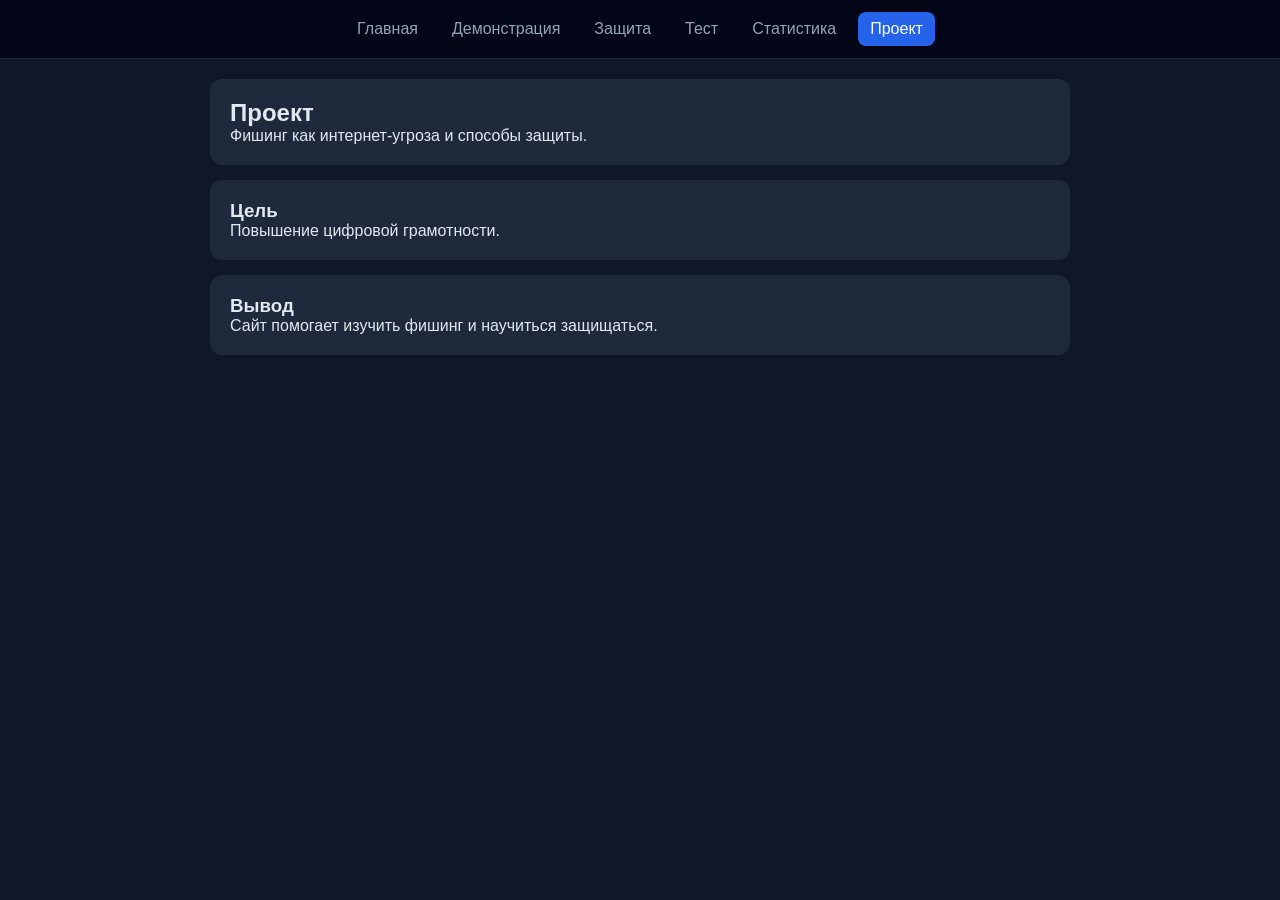
<file: project.html>
<!DOCTYPE html>
<html lang="ru">
<head>
<meta charset="UTF-8">
<title>Проект</title>
<link rel="stylesheet" href="style.css">
</head>
<body>

<nav>
<a href="index.html">Главная</a>
<a href="demo.html">Демонстрация</a>
<a href="protect.html">Защита</a>
<a href="test.html">Тест</a>
<a href="stats.html">Статистика</a>
<a href="project.html" class="active">Проект</a>
</nav>

<div class="container">

<div class="card">
<h2>Проект</h2>
<p>Фишинг как интернет-угроза и способы защиты.</p>
</div>

<div class="card">
<h3>Цель</h3>
<p>Повышение цифровой грамотности.</p>
</div>

<div class="card">
<h3>Вывод</h3>
<p>Сайт помогает изучить фишинг и научиться защищаться.</p>
</div>

</div>

</body>
</html>
</file>
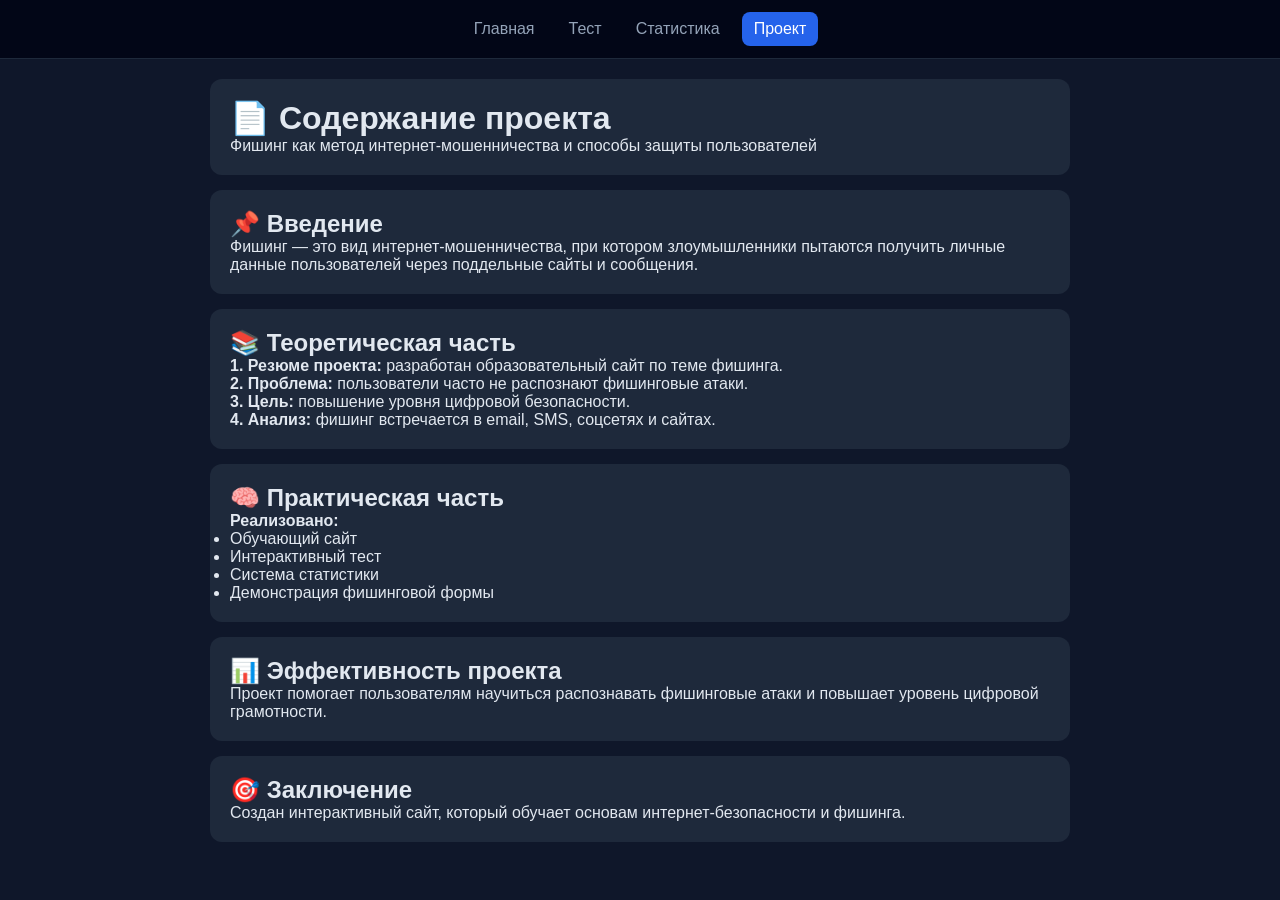
<file: protect.html>
<!DOCTYPE html>
<html lang="ru">
<head>
<meta charset="UTF-8">
<title>Проект</title>
<link rel="stylesheet" href="style.css">
</head>

<body>

<nav>
<a href="index.html">Главная</a>
<a href="test.html">Тест</a>
<a href="stats.html">Статистика</a>
<a href="project.html" class="active">Проект</a>
</nav>

<div class="container">

<div class="card">
<h1>📄 Содержание проекта</h1>
<p>Фишинг как метод интернет-мошенничества и способы защиты пользователей</p>
</div>

<div class="card">
<h2>📌 Введение</h2>
<p>
Фишинг — это вид интернет-мошенничества, при котором злоумышленники пытаются получить личные данные пользователей через поддельные сайты и сообщения.
</p>
</div>

<div class="card">
<h2>📚 Теоретическая часть</h2>

<p><b>1. Резюме проекта:</b> разработан образовательный сайт по теме фишинга.</p>

<p><b>2. Проблема:</b> пользователи часто не распознают фишинговые атаки.</p>

<p><b>3. Цель:</b> повышение уровня цифровой безопасности.</p>

<p><b>4. Анализ:</b> фишинг встречается в email, SMS, соцсетях и сайтах.</p>

</div>

<div class="card">
<h2>🧠 Практическая часть</h2>

<p><b>Реализовано:</b></p>
<ul>
<li>Обучающий сайт</li>
<li>Интерактивный тест</li>
<li>Система статистики</li>
<li>Демонстрация фишинговой формы</li>
</ul>

</div>

<div class="card">
<h2>📊 Эффективность проекта</h2>
<p>
Проект помогает пользователям научиться распознавать фишинговые атаки и повышает уровень цифровой грамотности.
</p>
</div>

<div class="card">
<h2>🎯 Заключение</h2>
<p>
Создан интерактивный сайт, который обучает основам интернет-безопасности и фишинга.
</p>
</div>

</div>

</body>
</html>
</file>
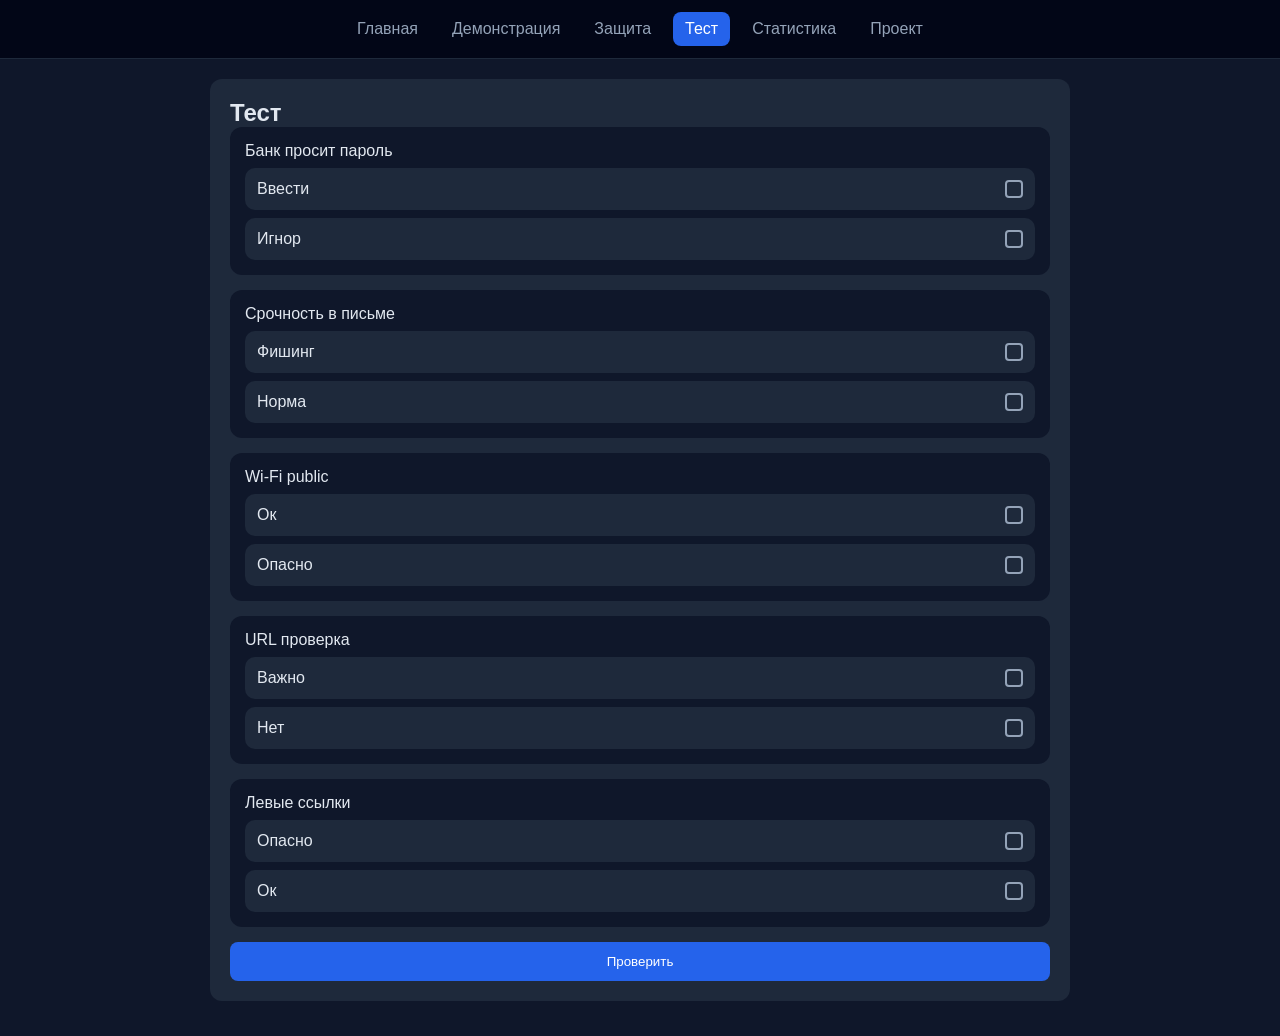
<file: test.html>
<!DOCTYPE html>
<html lang="ru">
<head>
<meta charset="UTF-8">
<title>Тест</title>
<link rel="stylesheet" href="style.css">
</head>
<body>

<nav>
<a href="index.html">Главная</a>
<a href="demo.html">Демонстрация</a>
<a href="protect.html">Защита</a>
<a href="test.html" class="active">Тест</a>
<a href="stats.html">Статистика</a>
<a href="project.html">Проект</a>
</nav>

<div class="container">

<div class="card">
<h2>Тест</h2>
<div id="quiz"></div>
<button onclick="check()">Проверить</button>
<p id="score"></p>
</div>

</div>

<script>

const bank = [
{t:"Банк просит пароль", o:["Игнор","Ввести"], c:0},
{t:"SMS с выигрышем", o:["Фишинг","Ок"], c:0},
{t:"URL проверка", o:["Важно","Нет"], c:0},
{t:"Срочность в письме", o:["Фишинг","Норма"], c:0},
{t:"faceb00k", o:["Подделка","Оригинал"], c:0},
{t:"HTTPS", o:["Безопасно","Реклама"], c:0},
{t:"Левые ссылки", o:["Опасно","Ок"], c:0},
{t:"Пароль просят", o:["Фишинг","Норма"], c:0},
{t:"Файлы от незнакомца", o:["Не открывать","Открыть"], c:0},
{t:"Wi-Fi public", o:["Опасно","Ок"], c:0}
];

function rand(a){return a.sort(()=>Math.random()-0.5)}

let q = rand(bank).slice(0,5);

function render(){
let quiz = document.getElementById("quiz");

q.forEach((x,i)=>{
let opts = rand([
{t:x.o[0], c:x.c==0},
{t:x.o[1], c:x.c==1}
]);

quiz.innerHTML += `<div class="question"><p>${x.t}</p>` +
opts.map(o=>`
<label class="option">
<span>${o.t}</span>
<input type="radio" name="q${i}" value="${o.c?1:0}">
<span class="box"></span>
</label>
`).join("") + "</div>";
});
}

function check(){
let score=0;

q.forEach((_,i)=>{
let opts=document.getElementsByName("q"+i);
for(let o of opts){
if(o.checked && o.value=="1") score++;
}
});

let percent=Math.round(score/q.length*100);

document.getElementById("score").innerText="Результат: "+percent+"%";

let r = JSON.parse(localStorage.getItem("results")||"[]");
r.push({percent,date:new Date().toLocaleString()});
localStorage.setItem("results",JSON.stringify(r));
}

render();

</script>

</body>
</html>
</file>
<file: style.css>
* {
    margin: 0;
    padding: 0;
    box-sizing: border-box;
    font-family: "Segoe UI", Arial;
}

body {
    background: #0f172a;
    color: #e2e8f0;
}

/* NAV */
nav {
    display: flex;
    flex-wrap: wrap;
    justify-content: center;
    gap: 10px;
    padding: 12px;
    background: #020617;
    border-bottom: 1px solid #1e293b;
}

nav a {
    color: #94a3b8;
    text-decoration: none;
    padding: 8px 12px;
    border-radius: 8px;
}

nav a:hover {
    background: #1e293b;
    color: white;
}

nav a.active {
    background: #2563eb;
    color: white;
}

/* CONTAINER */
.container {
    max-width: 900px;
    margin: auto;
    padding: 20px;
}

/* CARD */
.card {
    background: #1e293b;
    padding: 20px;
    border-radius: 12px;
    margin-bottom: 15px;
}

/* BUTTON */
button {
    width: 100%;
    padding: 12px;
    border: none;
    border-radius: 8px;
    background: #2563eb;
    color: white;
    cursor: pointer;
}

button:hover {
    background: #1d4ed8;
}

/* TEST */
.question {
    background: #0f172a;
    padding: 15px;
    border-radius: 12px;
    margin-bottom: 15px;
}

.option {
    display: flex;
    justify-content: space-between;
    padding: 12px;
    margin-top: 8px;
    background: #1e293b;
    border-radius: 10px;
    cursor: pointer;
}

.option input {
    display: none;
}

.box {
    width: 18px;
    height: 18px;
    border: 2px solid #94a3b8;
    border-radius: 4px;
}

.option input:checked + .box {
    background: #22c55e;
    border-color: #22c55e;
}

/* STATS */
.bar {
    width: 100%;
    height: 18px;
    background: #1e293b;
    border-radius: 8px;
    overflow: hidden;
    margin: 10px 0;
}

#fill {
    height: 100%;
    width: 0%;
    background: #22c55e;
}
</file>
